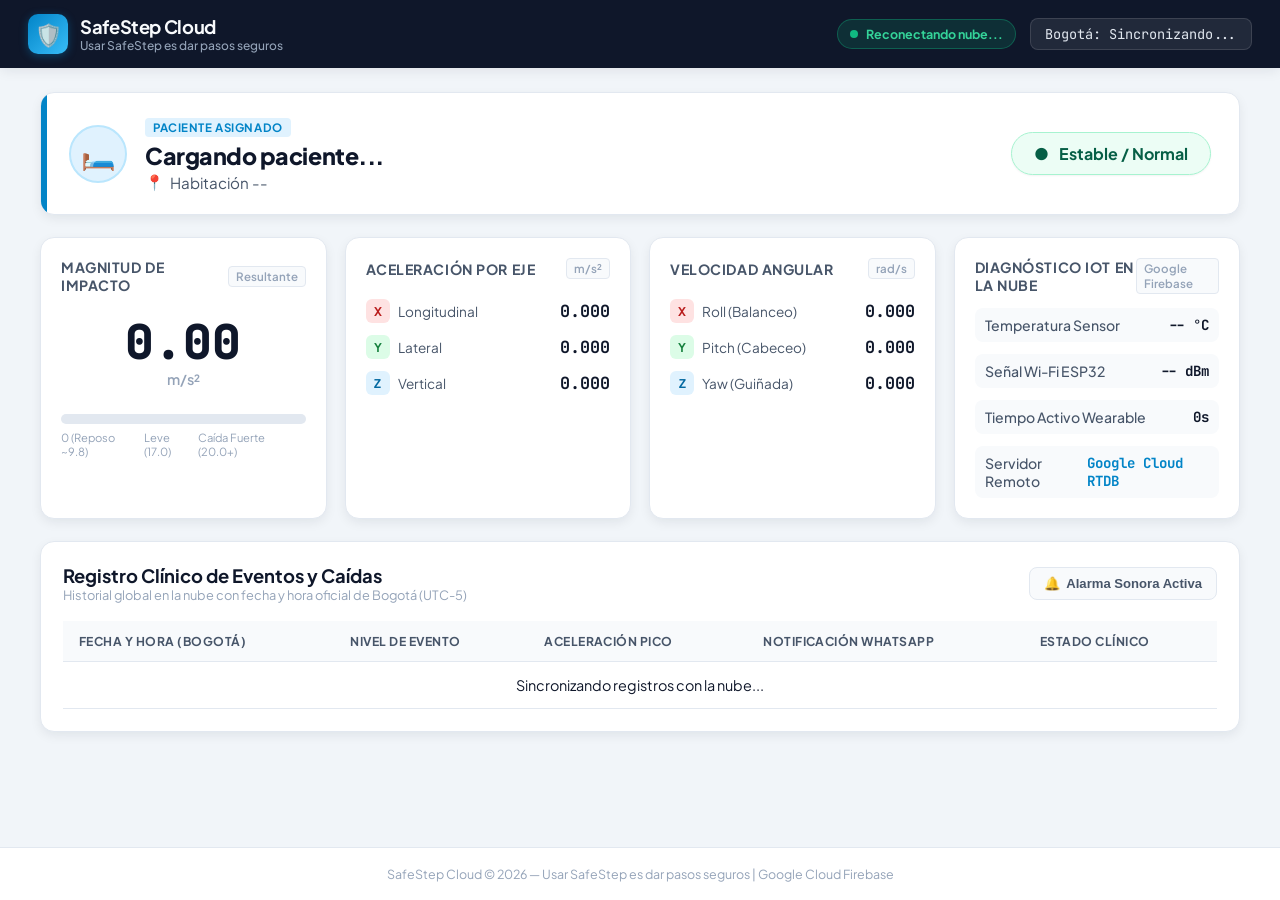
<file: index.html>
<!DOCTYPE html>
<html lang="es">
<head>
  <meta charset="utf-8">
  <meta name="viewport" content="width=device-width, initial-scale=1">
  <meta http-equiv="refresh" content="0; url=/web_cloud/">
  <title>SafeStep Cloud</title>
</head>
<body style="font-family: sans-serif; text-align: center; padding: 40px; background: #f1f5f9;">
  <h2>Cargando SafeStep Cloud...</h2>
  <script>window.location.replace("/web_cloud/");</script>
</body>
</html>
</file>
<file: web_cloud/styles.css>
:root {
  --bg-main: #f1f5f9;
  --surface: #ffffff;
  --surface-subtle: #f8fafc;
  --border: #e2e8f0;
  --text-primary: #0f172a;
  --text-secondary: #475569;
  --text-muted: #94a3b8;
  --primary: #0284c7;
  --primary-dark: #0369a1;
  --primary-light: #e0f2fe;
  --success: #10b981;
  --success-bg: #ecfdf5;
  --warning: #f59e0b;
  --warning-bg: #fffbeb;
  --orange: #f97316;
  --orange-bg: #fff7ed;
  --danger: #ef4444;
  --danger-bg: #fef2f2;
  --shadow-sm: 0 1px 2px 0 rgba(0, 0, 0, 0.05);
  --shadow: 0 4px 12px -1px rgba(15, 23, 42, 0.08);
  --shadow-lg: 0 12px 24px -4px rgba(15, 23, 42, 0.12);
  --radius: 14px;
}

* { box-sizing: border-box; margin: 0; padding: 0; }

body {
  font-family: 'Plus Jakarta Sans', -apple-system, BlinkMacSystemFont, sans-serif;
  background-color: var(--bg-main);
  color: var(--text-primary);
  min-height: 100vh;
  display: flex;
  flex-direction: column;
}

/* NAVBAR SUPERIOR */
.navbar {
  background: #0f172a;
  color: #ffffff;
  padding: 14px 28px;
  display: flex;
  align-items: center;
  justify-content: space-between;
  box-shadow: var(--shadow);
  flex-wrap: wrap;
  gap: 14px;
}
.brand-group {
  display: flex;
  align-items: center;
  gap: 12px;
}
.brand-icon {
  width: 40px;
  height: 40px;
  background: linear-gradient(135deg, #0284c7, #38bdf8);
  border-radius: 10px;
  display: flex;
  align-items: center;
  justify-content: center;
  font-size: 22px;
  box-shadow: 0 2px 8px rgba(2, 132, 199, 0.4);
}
.brand-text h1 {
  font-size: 1.15rem;
  font-weight: 700;
  letter-spacing: -0.02em;
  color: #f8fafc;
}
.brand-text p {
  font-size: 0.75rem;
  color: #94a3b8;
  font-weight: 500;
}
.navbar-meta {
  display: flex;
  align-items: center;
  gap: 14px;
}
.cloud-status-badge {
  background: rgba(16, 185, 129, 0.15);
  border: 1px solid rgba(16, 185, 129, 0.35);
  color: #34d399;
  padding: 6px 12px;
  border-radius: 20px;
  font-size: 0.78rem;
  font-weight: 700;
  display: flex;
  align-items: center;
  gap: 8px;
}
.pulse-cloud {
  width: 8px;
  height: 8px;
  background: #10b981;
  border-radius: 50%;
  animation: pulse-green 2s infinite;
}
.clock-widget {
  background: rgba(255, 255, 255, 0.08);
  border: 1px solid rgba(255, 255, 255, 0.12);
  padding: 6px 14px;
  border-radius: 8px;
  font-family: 'JetBrains Mono', monospace;
  font-size: 0.85rem;
  color: #e2e8f0;
}
@keyframes pulse-green {
  0% { transform: scale(0.95); box-shadow: 0 0 0 0 rgba(16, 185, 129, 0.7); }
  70% { transform: scale(1); box-shadow: 0 0 0 8px rgba(16, 185, 129, 0); }
  100% { transform: scale(0.95); box-shadow: 0 0 0 0 rgba(16, 185, 129, 0); }
}

/* CONTENEDOR PRINCIPAL */
.main-wrapper {
  max-width: 1240px;
  width: 100%;
  margin: 0 auto;
  padding: 24px 20px;
  display: flex;
  flex-direction: column;
  gap: 22px;
  flex: 1;
}

/* BANNER FICHA DEL PACIENTE */
.patient-card {
  background: var(--surface);
  border: 1px solid var(--border);
  border-radius: var(--radius);
  padding: 22px 28px;
  display: flex;
  align-items: center;
  justify-content: space-between;
  flex-wrap: wrap;
  gap: 20px;
  box-shadow: var(--shadow);
  position: relative;
  overflow: hidden;
}
.patient-card::before {
  content: '';
  position: absolute;
  left: 0;
  top: 0;
  bottom: 0;
  width: 6px;
  background: var(--primary);
  border-radius: var(--radius) 0 0 var(--radius);
}
.patient-profile {
  display: flex;
  align-items: center;
  gap: 18px;
}
.patient-avatar {
  width: 58px;
  height: 58px;
  background: var(--primary-light);
  color: var(--primary);
  border-radius: 50%;
  display: flex;
  align-items: center;
  justify-content: center;
  font-size: 28px;
  border: 2px solid #bae6fd;
}
.patient-details .tag {
  font-size: 0.72rem;
  font-weight: 700;
  text-transform: uppercase;
  letter-spacing: 0.05em;
  color: var(--primary);
  background: var(--primary-light);
  padding: 2px 8px;
  border-radius: 4px;
  display: inline-block;
  margin-bottom: 4px;
}
.patient-name {
  font-size: 1.45rem;
  font-weight: 800;
  color: var(--text-primary);
  letter-spacing: -0.02em;
}
.patient-room {
  font-size: 0.95rem;
  color: var(--text-secondary);
  display: flex;
  align-items: center;
  gap: 6px;
  margin-top: 2px;
}
.patient-status-box {
  display: flex;
  align-items: center;
  gap: 16px;
}
.status-pill {
  padding: 10px 22px;
  border-radius: 30px;
  font-weight: 700;
  font-size: 1rem;
  display: flex;
  align-items: center;
  gap: 10px;
  box-shadow: var(--shadow-sm);
  transition: all 0.3s ease;
}
.status-estable {
  background: var(--success-bg);
  color: #065f46;
  border: 1.5px solid #a7f3d0;
}
.status-moderado {
  background: var(--orange-bg);
  color: #9a3412;
  border: 1.5px solid #fed7aa;
}
.status-fuerte {
  background: var(--danger-bg);
  color: #991b1b;
  border: 1.5px solid #fecaca;
  animation: pulse-red 1s infinite;
}
@keyframes pulse-red {
  0% { transform: scale(1); box-shadow: 0 0 0 0 rgba(239, 68, 68, 0.7); }
  50% { transform: scale(1.03); box-shadow: 0 0 0 10px rgba(239, 68, 68, 0); }
  100% { transform: scale(1); box-shadow: 0 0 0 0 rgba(239, 68, 68, 0); }
}

/* GRID TELEMETRÍA */
.dashboard-grid {
  display: grid;
  grid-template-columns: repeat(auto-fit, minmax(280px, 1fr));
  gap: 18px;
}
.card {
  background: var(--surface);
  border: 1px solid var(--border);
  border-radius: var(--radius);
  padding: 20px;
  box-shadow: var(--shadow);
  display: flex;
  flex-direction: column;
}
.card-header {
  display: flex;
  align-items: center;
  justify-content: space-between;
  margin-bottom: 14px;
}
.card-title {
  font-size: 0.88rem;
  font-weight: 700;
  text-transform: uppercase;
  letter-spacing: 0.04em;
  color: var(--text-secondary);
}
.badge-unit {
  font-size: 0.72rem;
  font-weight: 600;
  color: var(--text-muted);
  background: var(--surface-subtle);
  padding: 2px 7px;
  border-radius: 4px;
  border: 1px solid var(--border);
}

/* MAGNITUD GRANDE */
.metric-hero {
  display: flex;
  flex-direction: column;
  align-items: center;
  justify-content: center;
  padding: 10px 0;
}
.metric-value-huge {
  font-size: 3rem;
  font-weight: 800;
  font-family: 'JetBrains Mono', monospace;
  color: var(--text-primary);
  line-height: 1;
}
.metric-unit {
  font-size: 0.9rem;
  font-weight: 600;
  color: var(--text-muted);
  margin-top: 4px;
}
.impact-bar-track {
  width: 100%;
  height: 10px;
  background: #e2e8f0;
  border-radius: 5px;
  overflow: hidden;
  margin-top: 16px;
  position: relative;
}
.impact-bar-fill {
  height: 100%;
  width: 0%;
  background: linear-gradient(90deg, #10b981, #f59e0b, #ef4444);
  transition: width 0.25s ease-out;
}

/* BARRAS DE EJES */
.axis-list {
  display: flex;
  flex-direction: column;
  gap: 12px;
  margin-top: 6px;
}
.axis-row {
  display: flex;
  align-items: center;
  justify-content: space-between;
  gap: 10px;
}
.axis-tag {
  width: 24px;
  height: 24px;
  border-radius: 6px;
  font-weight: 700;
  font-size: 0.75rem;
  display: flex;
  align-items: center;
  justify-content: center;
}
.axis-tag-x { background: #fee2e2; color: #b91c1c; }
.axis-tag-y { background: #dcfce7; color: #15803d; }
.axis-tag-z { background: #e0f2fe; color: #0369a1; }
.axis-val {
  font-family: 'JetBrains Mono', monospace;
  font-size: 1.05rem;
  font-weight: 700;
  color: var(--text-primary);
  min-width: 80px;
  text-align: right;
}

/* METADATOS Y DIAGNÓSTICO */
.diagnostics-list {
  display: flex;
  flex-direction: column;
  gap: 12px;
}
.diag-row {
  display: flex;
  align-items: center;
  justify-content: space-between;
  padding: 8px 10px;
  background: var(--surface-subtle);
  border-radius: 8px;
  font-size: 0.88rem;
}
.diag-label {
  color: var(--text-secondary);
  font-weight: 500;
}
.diag-val {
  font-family: 'JetBrains Mono', monospace;
  font-weight: 700;
  color: var(--text-primary);
}

/* HISTORIAL DE ALERTAS / TABLA CLÍNICA */
.history-card {
  background: var(--surface);
  border: 1px solid var(--border);
  border-radius: var(--radius);
  padding: 22px;
  box-shadow: var(--shadow);
}
.history-header {
  display: flex;
  align-items: center;
  justify-content: space-between;
  margin-bottom: 18px;
  flex-wrap: wrap;
  gap: 12px;
}
.history-title-group h2 {
  font-size: 1.15rem;
  font-weight: 700;
  color: var(--text-primary);
}
.history-title-group p {
  font-size: 0.8rem;
  color: var(--text-muted);
}
.btn-sound {
  background: var(--surface-subtle);
  border: 1px solid var(--border);
  padding: 8px 14px;
  border-radius: 8px;
  font-size: 0.82rem;
  font-weight: 600;
  color: var(--text-secondary);
  cursor: pointer;
  display: flex;
  align-items: center;
  gap: 6px;
  transition: all 0.2s;
}
.btn-sound:hover {
  background: #e2e8f0;
}

.table-responsive {
  width: 100%;
  overflow-x: auto;
}
.events-table {
  width: 100%;
  border-collapse: collapse;
  text-align: left;
  font-size: 0.88rem;
}
.events-table th {
  background: var(--surface-subtle);
  color: var(--text-secondary);
  padding: 12px 16px;
  font-weight: 700;
  font-size: 0.76rem;
  text-transform: uppercase;
  letter-spacing: 0.04em;
  border-bottom: 1.5px solid var(--border);
}
.events-table td {
  padding: 14px 16px;
  border-bottom: 1px solid var(--border);
  color: var(--text-primary);
  vertical-align: middle;
}
.events-table tr:hover td {
  background-color: #f8fafc;
}
.badge-level {
  padding: 4px 10px;
  border-radius: 20px;
  font-weight: 700;
  font-size: 0.75rem;
  display: inline-block;
  text-transform: uppercase;
}
.badge-fuerte { background: #fee2e2; color: #b91c1c; border: 1px solid #fca5a5; }
.badge-moderado { background: #ffedd5; color: #c2410c; border: 1px solid #fdba74; }
.badge-estable { background: #dcfce7; color: #15803d; border: 1px solid #86efac; }

.badge-wa {
  display: inline-flex;
  align-items: center;
  gap: 4px;
  font-size: 0.75rem;
  font-weight: 600;
  padding: 3px 8px;
  border-radius: 4px;
  background: #ecfdf5;
  color: #047857;
  border: 1px solid #a7f3d0;
}
.badge-wa-err {
  background: #fef2f2;
  color: #b91c1c;
  border: 1px solid #fecaca;
}

.empty-state {
  text-align: center;
  padding: 36px 12px;
  color: var(--text-muted);
  font-size: 0.9rem;
}

/* FOOTER */
footer {
  text-align: center;
  padding: 18px;
  color: var(--text-muted);
  font-size: 0.78rem;
  border-top: 1px solid var(--border);
  background: var(--surface);
  margin-top: auto;
}

/* MODAL DE EMERGENCIA / POP-UP DE CAÍDA FUERTE */
.modal-overlay {
  position: fixed;
  inset: 0;
  background: rgba(15, 23, 42, 0.82);
  backdrop-filter: blur(8px);
  z-index: 10000;
  display: none;
  align-items: center;
  justify-content: center;
  padding: 20px;
  animation: modalFadeIn 0.25s ease-out;
}
@keyframes modalFadeIn {
  from { opacity: 0; transform: scale(0.95); }
  to { opacity: 1; transform: scale(1); }
}
.modal-card {
  background: #ffffff;
  border-radius: 20px;
  max-width: 520px;
  width: 100%;
  padding: 32px 28px;
  box-shadow: 0 0 50px rgba(239, 68, 68, 0.55);
  border: 3px solid #ef4444;
  text-align: center;
  animation: modalGlow 1.2s infinite alternate;
}
@keyframes modalGlow {
  0% { box-shadow: 0 0 25px rgba(239, 68, 68, 0.4); }
  100% { box-shadow: 0 0 55px rgba(239, 68, 68, 0.75); }
}
.modal-badge {
  display: inline-block;
  background: #fee2e2;
  color: #b91c1c;
  border: 1.5px solid #fca5a5;
  font-size: 0.8rem;
  font-weight: 800;
  letter-spacing: 0.08em;
  padding: 6px 14px;
  border-radius: 20px;
  text-transform: uppercase;
  margin-bottom: 12px;
}
.modal-title {
  font-size: 1.65rem;
  font-weight: 800;
  color: #991b1b;
  margin-bottom: 6px;
  letter-spacing: -0.02em;
}
.modal-subtitle {
  font-size: 0.92rem;
  color: var(--text-secondary);
  margin-bottom: 20px;
}
.modal-info-grid {
  display: grid;
  grid-template-columns: 1fr 1fr;
  gap: 12px;
  background: #f8fafc;
  border: 1px solid var(--border);
  border-radius: 12px;
  padding: 16px;
  margin-bottom: 20px;
  text-align: left;
}
.modal-info-item .m-label {
  display: block;
  font-size: 0.72rem;
  font-weight: 700;
  text-transform: uppercase;
  color: var(--text-muted);
  letter-spacing: 0.04em;
}
.modal-info-item .m-val {
  font-size: 1.05rem;
  font-weight: 700;
  color: var(--text-primary);
  margin-top: 2px;
}
.modal-info-item .highlight {
  color: #b91c1c;
  font-family: 'JetBrains Mono', monospace;
  font-weight: 800;
}
.modal-alert-action {
  background: #fef2f2;
  border: 1.5px solid #fecaca;
  color: #991b1b;
  padding: 12px 16px;
  border-radius: 10px;
  font-size: 0.88rem;
  line-height: 1.4;
  margin-bottom: 24px;
  font-weight: 600;
}
.btn-dismiss {
  width: 100%;
  background: #ef4444;
  color: #ffffff;
  border: none;
  padding: 14px 22px;
  font-size: 1.05rem;
  font-weight: 700;
  border-radius: 12px;
  cursor: pointer;
  box-shadow: 0 4px 16px rgba(239, 68, 68, 0.4);
  transition: all 0.2s ease;
  display: flex;
  align-items: center;
  justify-content: center;
  gap: 8px;
}
.btn-dismiss:hover {
  background: #dc2626;
  transform: translateY(-1px);
}
</file>
